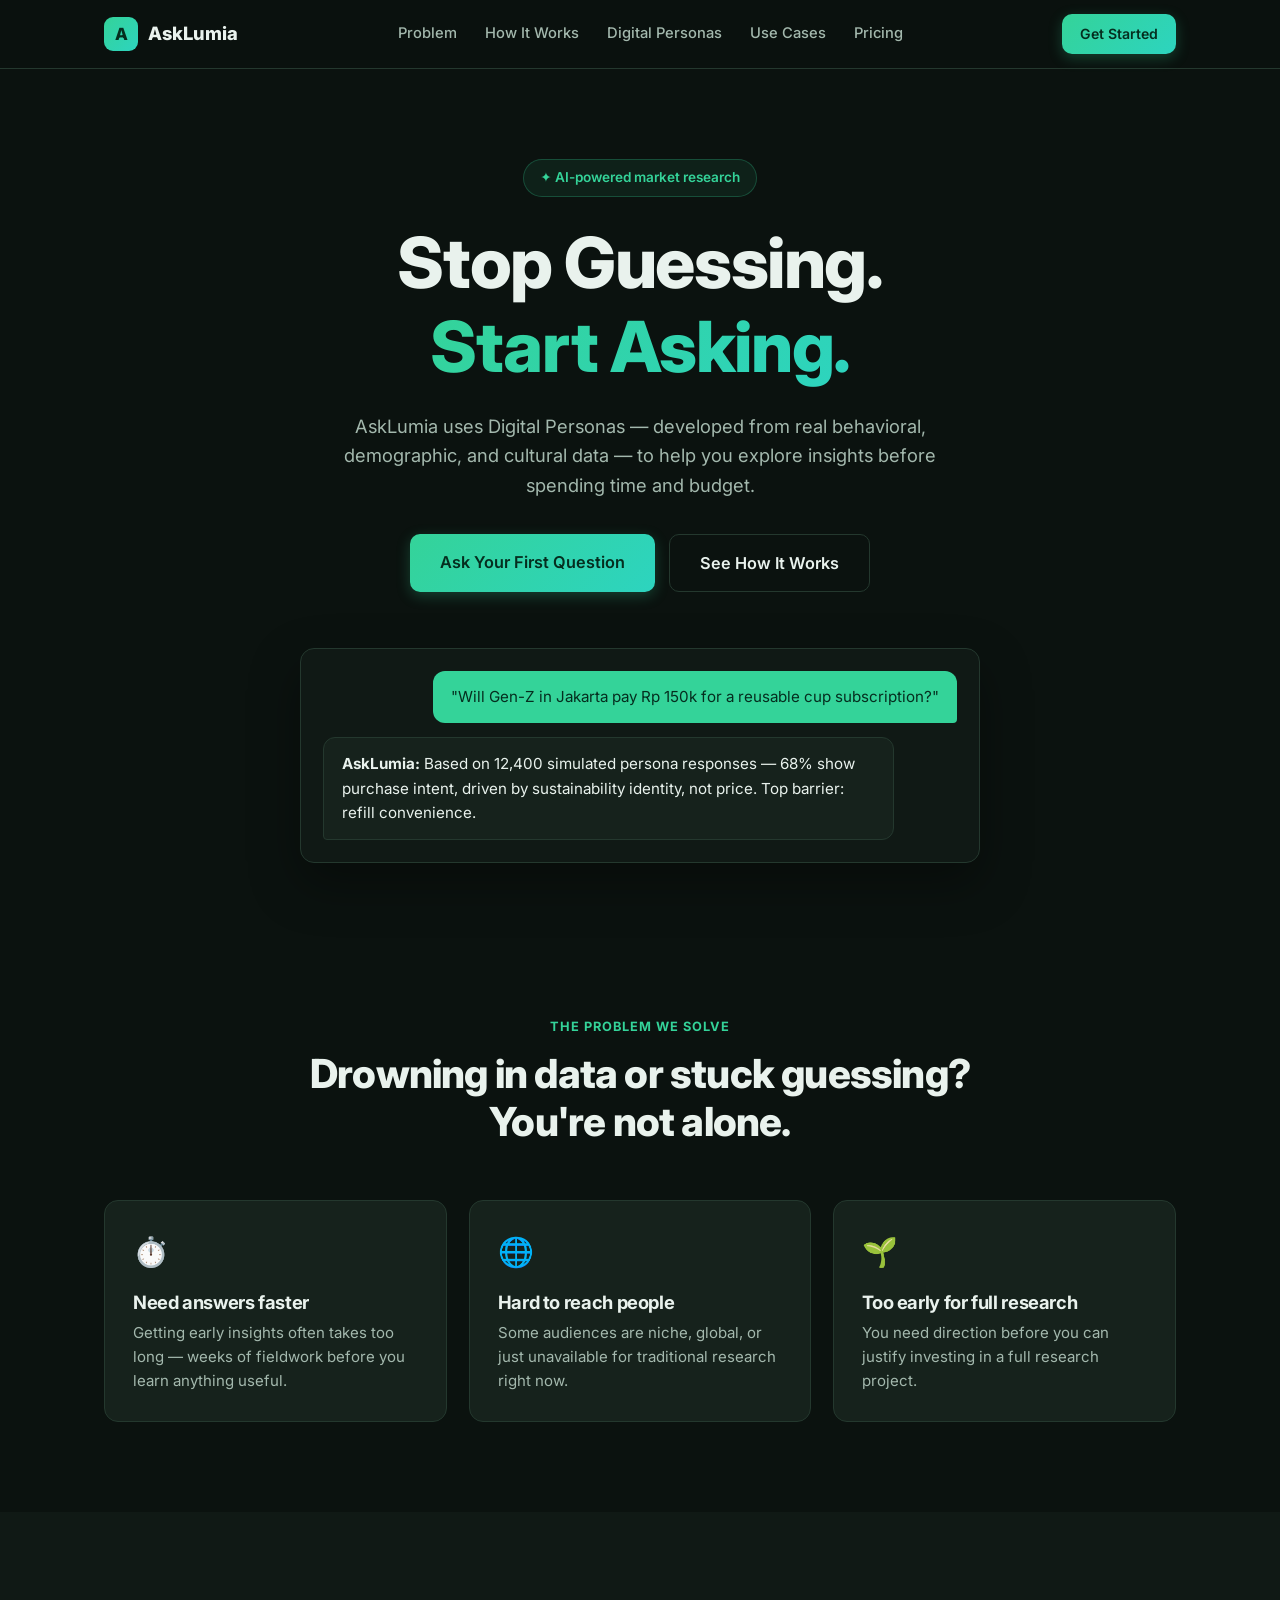
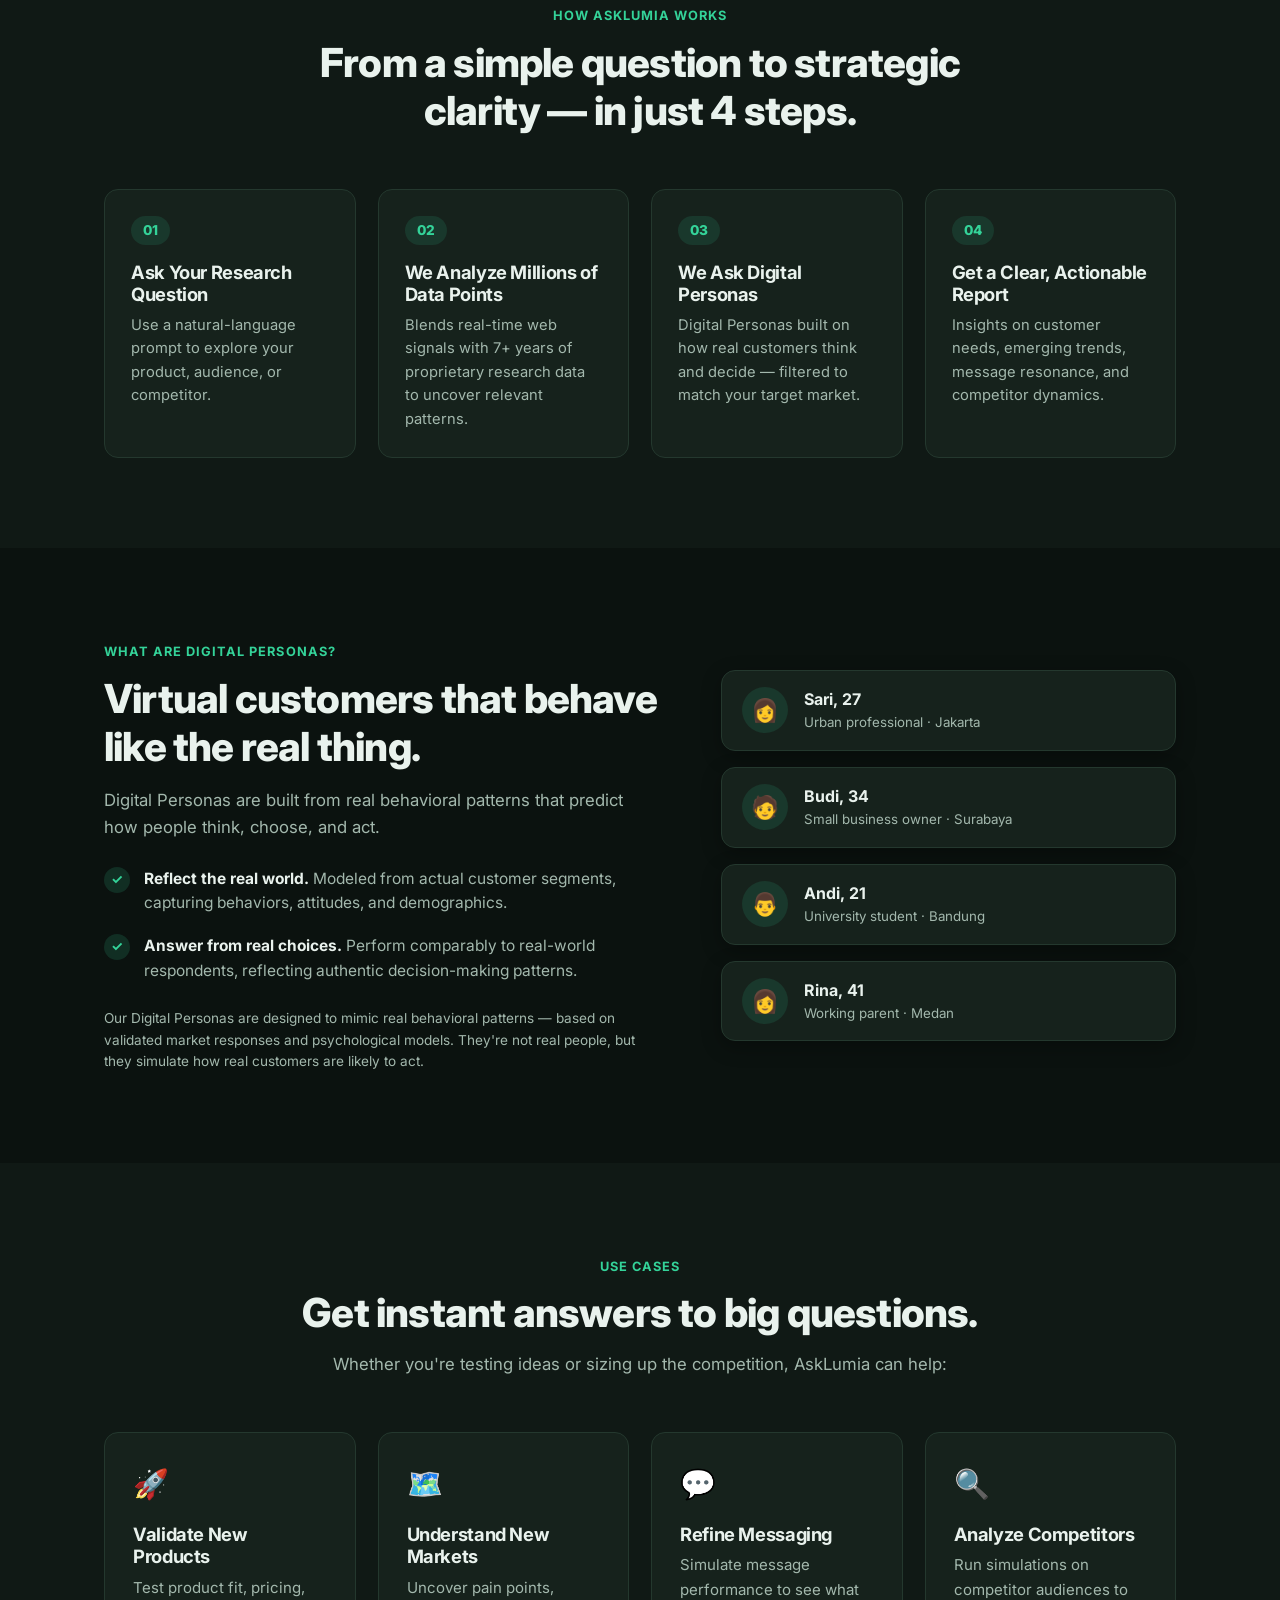
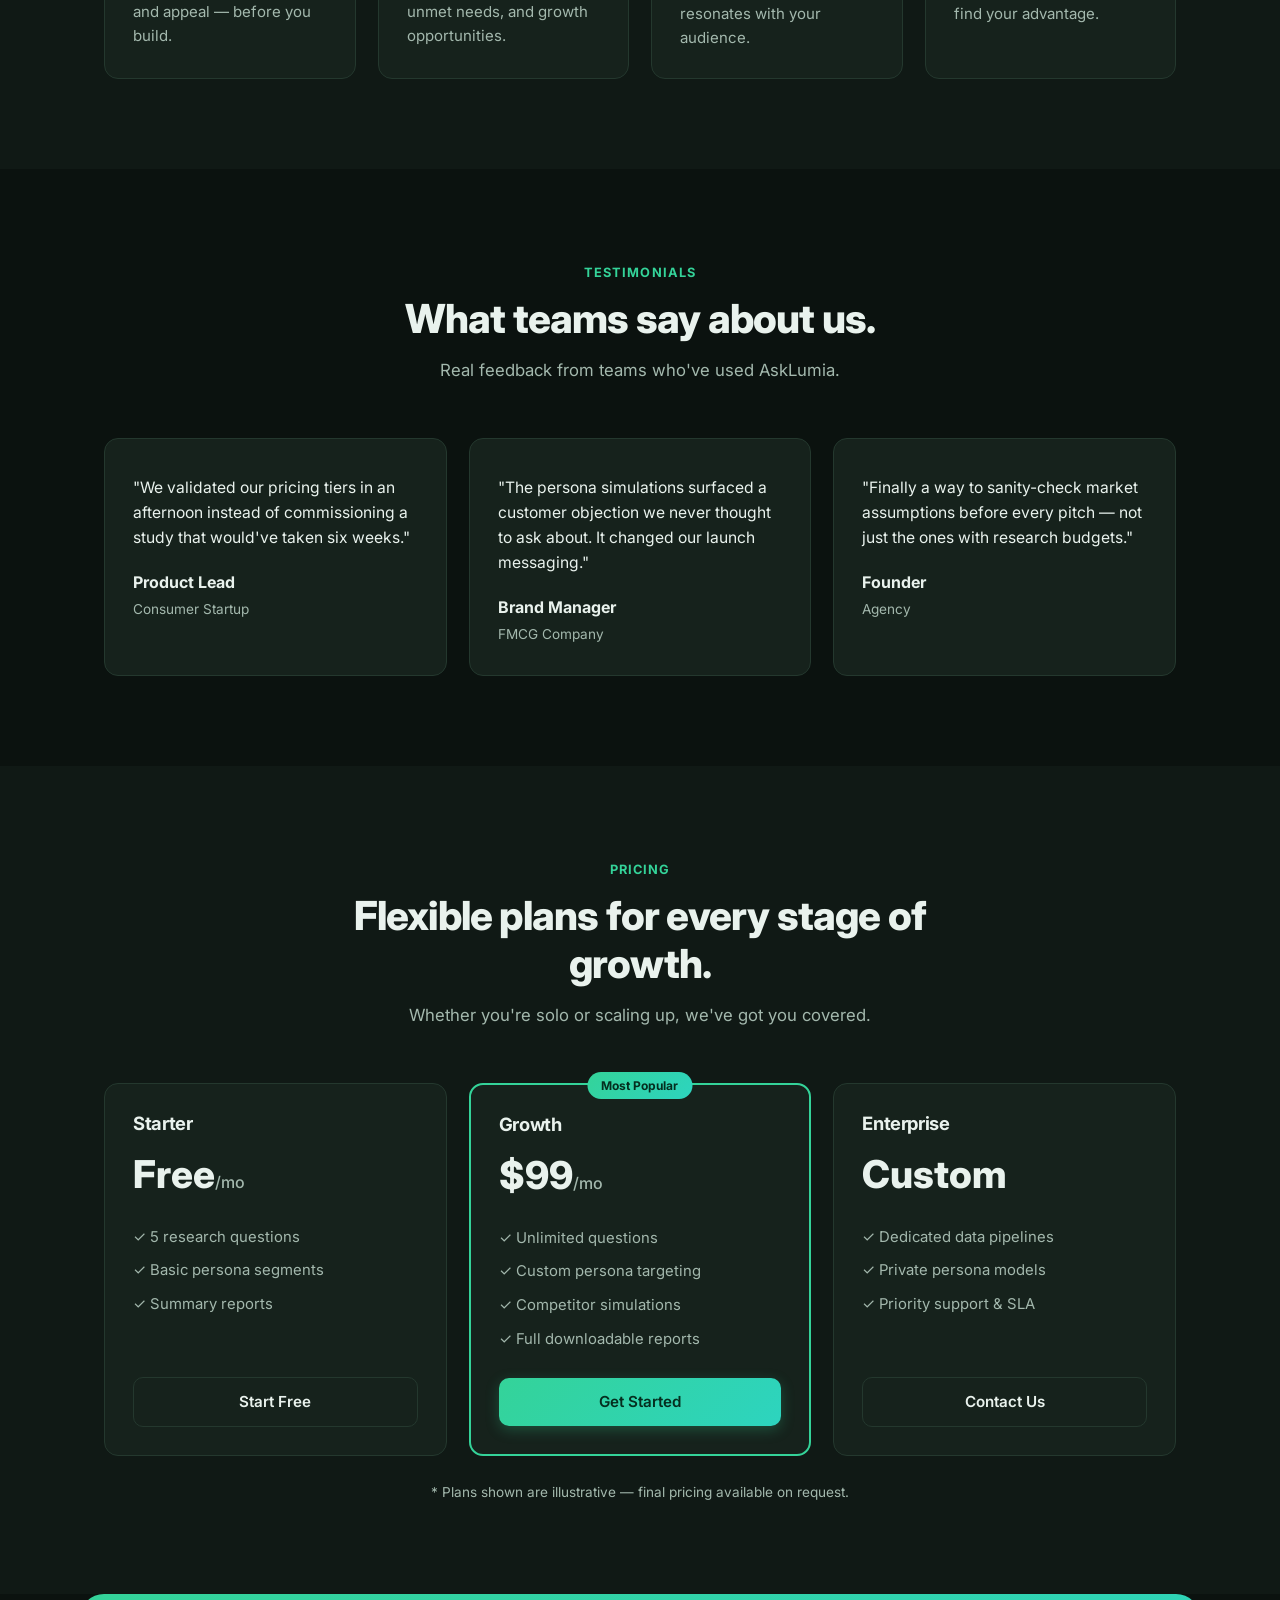
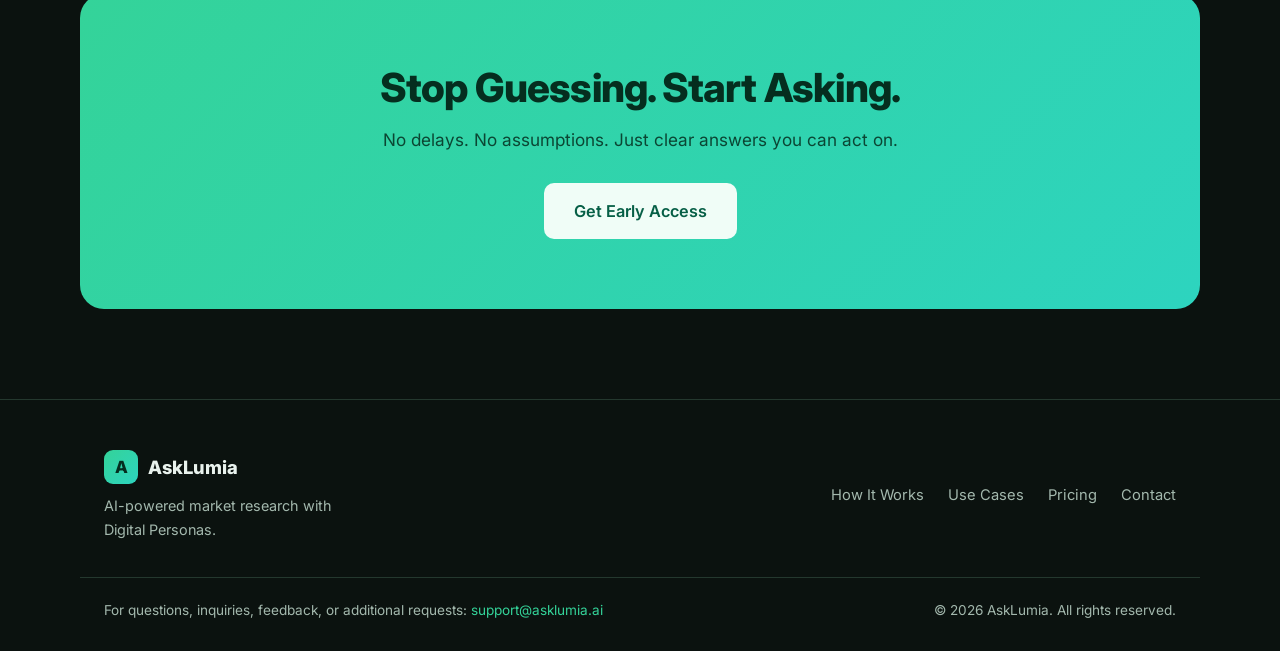
<file: index.html>
<!DOCTYPE html>
<html lang="en">
<head>
  <meta charset="UTF-8" />
  <meta name="viewport" content="width=device-width, initial-scale=1.0" />
  <title>AskLumia — Stop Guessing. Start Asking.</title>
  <meta name="description" content="AskLumia uses Digital Personas built from real behavioral data to help you explore customer insights before spending time and budget." />
  <link rel="preconnect" href="https://fonts.googleapis.com" />
  <link rel="preconnect" href="https://fonts.gstatic.com" crossorigin />
  <link href="https://fonts.googleapis.com/css2?family=Inter:wght@400;500;600;700;800&display=swap" rel="stylesheet" />
  <link rel="stylesheet" href="styles.css" />
  <link rel="icon" href="data:image/svg+xml,%3Csvg xmlns='http://www.w3.org/2000/svg' viewBox='0 0 32 32'%3E%3Crect width='32' height='32' rx='8' fill='%230b120f'/%3E%3Ctext x='16' y='22' font-size='16' font-family='sans-serif' font-weight='bold' fill='%2334d399' text-anchor='middle'%3EA%3C/text%3E%3C/svg%3E" />
</head>
<body>

  <!-- ===== NAVBAR ===== -->
  <header class="navbar" id="navbar">
    <div class="container nav-inner">
      <a href="#" class="logo">
        <span class="logo-mark">A</span>
        <span class="logo-text">AskLumia</span>
      </a>
      <nav class="nav-links" id="navLinks">
        <a href="#problem">Problem</a>
        <a href="#how">How It Works</a>
        <a href="#personas">Digital Personas</a>
        <a href="#usecases">Use Cases</a>
        <a href="#pricing">Pricing</a>
      </nav>
      <div class="nav-cta">
        <a href="register.html" class="btn btn-primary btn-sm">Get Started</a>
        <button class="nav-toggle" id="navToggle" aria-label="Toggle menu">
          <span></span><span></span><span></span>
        </button>
      </div>
    </div>
  </header>

  <!-- ===== HERO ===== -->
  <section class="hero">
    <div class="container hero-inner">
      <div class="hero-badge">✦ AI-powered market research</div>
      <h1>Stop Guessing.<br /><span class="gradient-text">Start Asking.</span></h1>
      <p class="hero-sub">
        AskLumia uses Digital Personas — developed from real behavioral, demographic,
        and cultural data — to help you explore insights before spending time and budget.
      </p>
      <div class="hero-actions">
        <a href="#cta" class="btn btn-primary btn-lg">Ask Your First Question</a>
        <a href="#how" class="btn btn-ghost btn-lg">See How It Works</a>
      </div>
      <div class="hero-visual">
        <div class="chat-demo">
          <div class="chat-msg chat-user">
            "Will Gen-Z in Jakarta pay Rp 150k for a reusable cup subscription?"
          </div>
          <div class="chat-msg chat-bot">
            <strong>AskLumia:</strong> Based on 12,400 simulated persona responses —
            68% show purchase intent, driven by sustainability identity, not price. Top
            barrier: refill convenience.
          </div>
        </div>
      </div>
    </div>
  </section>

  <!-- ===== PROBLEM ===== -->
  <section class="section" id="problem">
    <div class="container">
      <div class="section-head">
        <span class="eyebrow">The Problem We Solve</span>
        <h2>Drowning in data or stuck guessing?<br />You're not alone.</h2>
      </div>
      <div class="grid grid-3">
        <div class="card">
          <div class="card-icon">⏱️</div>
          <h3>Need answers faster</h3>
          <p>Getting early insights often takes too long — weeks of fieldwork before you learn anything useful.</p>
        </div>
        <div class="card">
          <div class="card-icon">🌐</div>
          <h3>Hard to reach people</h3>
          <p>Some audiences are niche, global, or just unavailable for traditional research right now.</p>
        </div>
        <div class="card">
          <div class="card-icon">🌱</div>
          <h3>Too early for full research</h3>
          <p>You need direction before you can justify investing in a full research project.</p>
        </div>
      </div>
    </div>
  </section>

  <!-- ===== HOW IT WORKS ===== -->
  <section class="section section-alt" id="how">
    <div class="container">
      <div class="section-head">
        <span class="eyebrow">How AskLumia Works</span>
        <h2>From a simple question to strategic clarity — in just 4 steps.</h2>
      </div>
      <div class="grid grid-4">
        <div class="step-card">
          <div class="step-num">01</div>
          <h3>Ask Your Research Question</h3>
          <p>Use a natural-language prompt to explore your product, audience, or competitor.</p>
        </div>
        <div class="step-card">
          <div class="step-num">02</div>
          <h3>We Analyze Millions of Data Points</h3>
          <p>Blends real-time web signals with 7+ years of proprietary research data to uncover relevant patterns.</p>
        </div>
        <div class="step-card">
          <div class="step-num">03</div>
          <h3>We Ask Digital Personas</h3>
          <p>Digital Personas built on how real customers think and decide — filtered to match your target market.</p>
        </div>
        <div class="step-card">
          <div class="step-num">04</div>
          <h3>Get a Clear, Actionable Report</h3>
          <p>Insights on customer needs, emerging trends, message resonance, and competitor dynamics.</p>
        </div>
      </div>
    </div>
  </section>

  <!-- ===== DIGITAL PERSONAS ===== -->
  <section class="section" id="personas">
    <div class="container split">
      <div class="split-text">
        <span class="eyebrow">What Are Digital Personas?</span>
        <h2>Virtual customers that behave like the real thing.</h2>
        <p class="split-lead">
          Digital Personas are built from real behavioral patterns that predict how
          people think, choose, and act.
        </p>
        <ul class="checklist">
          <li>
            <span class="check">✓</span>
            <div><strong>Reflect the real world.</strong> Modeled from actual customer segments, capturing behaviors, attitudes, and demographics.</div>
          </li>
          <li>
            <span class="check">✓</span>
            <div><strong>Answer from real choices.</strong> Perform comparably to real-world respondents, reflecting authentic decision-making patterns.</div>
          </li>
        </ul>
        <p class="fine-print">
          Our Digital Personas are designed to mimic real behavioral patterns — based on
          validated market responses and psychological models. They're not real people,
          but they simulate how real customers are likely to act.
        </p>
      </div>
      <div class="split-visual">
        <div class="persona-chip"><span class="avatar">👩</span><div><strong>Sari, 27</strong><small>Urban professional · Jakarta</small></div></div>
        <div class="persona-chip"><span class="avatar">🧑</span><div><strong>Budi, 34</strong><small>Small business owner · Surabaya</small></div></div>
        <div class="persona-chip"><span class="avatar">👨</span><div><strong>Andi, 21</strong><small>University student · Bandung</small></div></div>
        <div class="persona-chip"><span class="avatar">👩</span><div><strong>Rina, 41</strong><small>Working parent · Medan</small></div></div>
      </div>
    </div>
  </section>

  <!-- ===== USE CASES ===== -->
  <section class="section section-alt" id="usecases">
    <div class="container">
      <div class="section-head">
        <span class="eyebrow">Use Cases</span>
        <h2>Get instant answers to big questions.</h2>
        <p>Whether you're testing ideas or sizing up the competition, AskLumia can help:</p>
      </div>
      <div class="grid grid-4">
        <div class="card">
          <div class="card-icon">🚀</div>
          <h3>Validate New Products</h3>
          <p>Test product fit, pricing, and appeal — before you build.</p>
        </div>
        <div class="card">
          <div class="card-icon">🗺️</div>
          <h3>Understand New Markets</h3>
          <p>Uncover pain points, unmet needs, and growth opportunities.</p>
        </div>
        <div class="card">
          <div class="card-icon">💬</div>
          <h3>Refine Messaging</h3>
          <p>Simulate message performance to see what resonates with your audience.</p>
        </div>
        <div class="card">
          <div class="card-icon">🔍</div>
          <h3>Analyze Competitors</h3>
          <p>Run simulations on competitor audiences to find your advantage.</p>
        </div>
      </div>
    </div>
  </section>

  <!-- ===== TESTIMONIALS ===== -->
  <section class="section">
    <div class="container">
      <div class="section-head">
        <span class="eyebrow">Testimonials</span>
        <h2>What teams say about us.</h2>
        <p>Real feedback from teams who've used AskLumia.</p>
      </div>
      <div class="grid grid-3">
        <div class="card testimonial">
          <p class="quote">"We validated our pricing tiers in an afternoon instead of commissioning a study that would've taken six weeks."</p>
          <div class="who"><strong>Product Lead</strong><span>Consumer Startup</span></div>
        </div>
        <div class="card testimonial">
          <p class="quote">"The persona simulations surfaced a customer objection we never thought to ask about. It changed our launch messaging."</p>
          <div class="who"><strong>Brand Manager</strong><span>FMCG Company</span></div>
        </div>
        <div class="card testimonial">
          <p class="quote">"Finally a way to sanity-check market assumptions before every pitch — not just the ones with research budgets."</p>
          <div class="who"><strong>Founder</strong><span>Agency</span></div>
        </div>
      </div>
    </div>
  </section>

  <!-- ===== PRICING ===== -->
  <section class="section section-alt" id="pricing">
    <div class="container">
      <div class="section-head">
        <span class="eyebrow">Pricing</span>
        <h2>Flexible plans for every stage of growth.</h2>
        <p>Whether you're solo or scaling up, we've got you covered.</p>
      </div>
      <div class="grid grid-3">
        <div class="card price-card">
          <h3>Starter</h3>
          <div class="price">Free<span>/mo</span></div>
          <ul>
            <li>✓ 5 research questions</li>
            <li>✓ Basic persona segments</li>
            <li>✓ Summary reports</li>
          </ul>
          <a href="#cta" class="btn btn-ghost btn-block">Start Free</a>
        </div>
        <div class="card price-card featured">
          <div class="badge">Most Popular</div>
          <h3>Growth</h3>
          <div class="price">$99<span>/mo</span></div>
          <ul>
            <li>✓ Unlimited questions</li>
            <li>✓ Custom persona targeting</li>
            <li>✓ Competitor simulations</li>
            <li>✓ Full downloadable reports</li>
          </ul>
          <a href="#cta" class="btn btn-primary btn-block">Get Started</a>
        </div>
        <div class="card price-card">
          <h3>Enterprise</h3>
          <div class="price">Custom</div>
          <ul>
            <li>✓ Dedicated data pipelines</li>
            <li>✓ Private persona models</li>
            <li>✓ Priority support & SLA</li>
          </ul>
          <a href="mailto:support@asklumia.ai" class="btn btn-ghost btn-block">Contact Us</a>
        </div>
      </div>
      <p class="pricing-note">* Plans shown are illustrative — final pricing available on request.</p>
    </div>
  </section>

  <!-- ===== CTA ===== -->
  <section class="section cta-section" id="cta">
    <div class="container cta-box">
      <h2>Stop Guessing. Start Asking.</h2>
      <p>No delays. No assumptions. Just clear answers you can act on.</p>
      <a href="mailto:support@asklumia.ai" class="btn btn-light btn-lg">Get Early Access</a>
    </div>
  </section>

  <!-- ===== FOOTER ===== -->
  <footer class="footer">
    <div class="container footer-inner">
      <div class="footer-brand">
        <a href="#" class="logo"><span class="logo-mark">A</span><span class="logo-text">AskLumia</span></a>
        <p>AI-powered market research with Digital Personas.</p>
      </div>
      <div class="footer-links">
        <a href="#how">How It Works</a>
        <a href="#usecases">Use Cases</a>
        <a href="#pricing">Pricing</a>
        <a href="mailto:support@asklumia.ai">Contact</a>
      </div>
    </div>
    <div class="container footer-bottom">
      <p>For questions, inquiries, feedback, or additional requests: <a href="mailto:support@asklumia.ai">support@asklumia.ai</a></p>
      <p>© 2026 AskLumia. All rights reserved.</p>
    </div>
  </footer>

  <script src="script.js"></script>
</body>
</html>
</file>
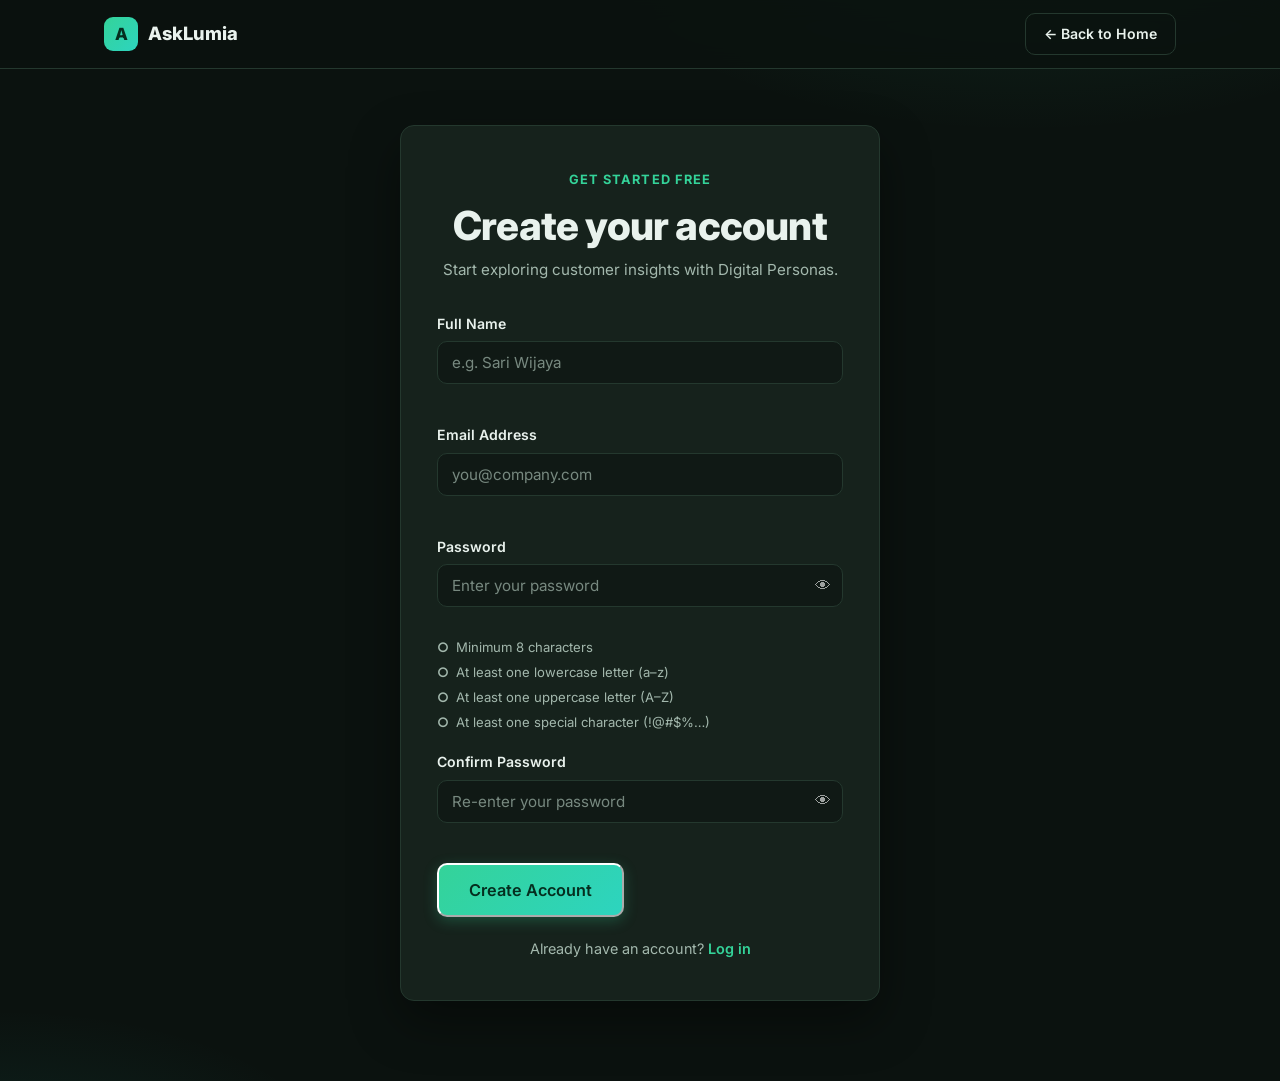
<file: register.html>
<!DOCTYPE html>
<html lang="en">
<head>
  <meta charset="UTF-8" />
  <meta name="viewport" content="width=device-width, initial-scale=1.0" />
  <title>Create Account — AskLumia</title>
  <meta name="description" content="Create your AskLumia account and start asking your first research question." />
  <link rel="preconnect" href="https://fonts.googleapis.com" />
  <link rel="preconnect" href="https://fonts.gstatic.com" crossorigin />
  <link href="https://fonts.googleapis.com/css2?family=Inter:wght@400;500;600;700;800&display=swap" rel="stylesheet" />
  <link rel="stylesheet" href="styles.css" />
  <link rel="icon" href="data:image/svg+xml,%3Csvg xmlns='http://www.w3.org/2000/svg' viewBox='0 0 32 32'%3E%3Crect width='32' height='32' rx='8' fill='%230b120f'/%3E%3Ctext x='16' y='22' font-size='16' font-family='sans-serif' font-weight='bold' fill='%2334d399' text-anchor='middle'%3EA%3C/text%3E%3C/svg%3E" />
  <link rel="stylesheet" href="register.css" />
</head>
<body class="auth-body">

  <!-- ===== NAVBAR (simplified) ===== -->
  <header class="navbar" id="navbar">
    <div class="container nav-inner">
      <a href="index.html" class="logo">
        <span class="logo-mark">A</span>
        <span class="logo-text">AskLumia</span>
      </a>
      <div class="nav-cta">
        <a href="index.html" class="btn btn-ghost btn-sm">← Back to Home</a>
      </div>
    </div>
  </header>

  <!-- ===== REGISTRATION FORM ===== -->
  <main class="auth-main">
    <div class="auth-card">
      <div class="auth-head">
        <span class="eyebrow">Get Started Free</span>
        <h1>Create your account</h1>
        <p>Start exploring customer insights with Digital Personas.</p>
      </div>

      <form id="registerForm" novalidate>
        <!-- Full name -->
        <div class="form-group">
          <label for="fullName">Full Name</label>
          <input type="text" id="fullName" name="fullName" placeholder="e.g. Sari Wijaya" autocomplete="name" aria-describedby="nameError" />
          <small class="error-msg" id="nameError" aria-live="polite"></small>
        </div>

        <!-- Email -->
        <div class="form-group">
          <label for="email">Email Address</label>
          <input type="email" id="email" name="email" placeholder="you@company.com" autocomplete="email" aria-describedby="emailError" />
          <small class="error-msg" id="emailError" aria-live="polite"></small>
        </div>

        <!-- Password -->
        <div class="form-group">
          <label for="password">Password</label>
          <div class="password-wrap">
            <input type="password" id="password" name="password" placeholder="Enter your password" autocomplete="new-password" aria-describedby="passwordError passRules" />
            <button type="button" class="toggle-pass" data-target="password" aria-label="Show password">👁</button>
          </div>
          <small class="error-msg" id="passwordError" aria-live="polite"></small>

          <!-- Live password requirements checklist -->
          <ul class="pass-rules" id="passRules" aria-label="Password requirements">
            <li data-rule="length"><span class="rule-icon">○</span> Minimum 8 characters</li>
            <li data-rule="lower"><span class="rule-icon">○</span> At least one lowercase letter (a–z)</li>
            <li data-rule="upper"><span class="rule-icon">○</span> At least one uppercase letter (A–Z)</li>
            <li data-rule="special"><span class="rule-icon">○</span> At least one special character (!@#$%…)</li>
          </ul>
        </div>

        <!-- Confirm Password -->
        <div class="form-group">
          <label for="confirmPassword">Confirm Password</label>
          <div class="password-wrap">
            <input type="password" id="confirmPassword" name="confirmPassword" placeholder="Re-enter your password" autocomplete="new-password" aria-describedby="confirmError" />
            <button type="button" class="toggle-pass" data-target="confirmPassword" aria-label="Show password">👁</button>
          </div>
          <small class="error-msg" id="confirmError" aria-live="polite"></small>
        </div>

        <button type="submit" class="btn btn-primary btn-block btn-lg">Create Account</button>

        <p class="auth-switch">
          Already have an account?
          <a href="#" id="loginLink">Log in</a>
        </p>
      </form>

      <!-- Success state -->
      <div class="auth-success" id="authSuccess" hidden>
        <div class="success-icon">✓</div>
        <h3 tabindex="-1">Account created!</h3>
        <p>Welcome to AskLumia, <strong id="successName"></strong>. We'll be in touch soon — no dashboard yet, this is a demo.</p>
      </div>
    </div>
  </main>

  <script src="pendaftaran.js"></script>
</body>
</html>
</file>
<file: styles.css>
/* ===== Reset & Base ===== */
:root {
  --bg: #0b120f;
  --bg-alt: #101915;
  --surface: #16221c;
  --ink: #e9f2ed;
  --ink-soft: #a3b8ad;
  --line: #24382e;
  --primary: #34d399;
  --primary-dark: #2bbd8a;
  --accent: #2dd4bf;
  --on-primary: #052e1f;
  color-scheme: dark;
  --radius: 14px;
}

* { margin: 0; padding: 0; box-sizing: border-box; }

html { scroll-behavior: smooth; }

body {
  font-family: 'Inter', system-ui, -apple-system, sans-serif;
  color: var(--ink);
  background: var(--bg);
  line-height: 1.6;
  -webkit-font-smoothing: antialiased;
}

.container { max-width: 1120px; margin: 0 auto; padding: 0 24px; }

h1, h2, h3 { line-height: 1.2; letter-spacing: -0.02em; }
h2 { font-size: clamp(1.8rem, 4vw, 2.5rem); font-weight: 800; }
h3 { font-size: 1.15rem; font-weight: 700; }

a { color: inherit; text-decoration: none; }
img { max-width: 100%; }

/* ===== Navbar ===== */
.navbar {
  position: sticky; top: 0; z-index: 100;
  background: rgba(11, 18, 15, 0.85);
  backdrop-filter: blur(12px);
  border-bottom: 1px solid var(--line);
}
.nav-inner { display: flex; align-items: center; justify-content: space-between; height: 68px; }
.logo { display: flex; align-items: center; gap: 10px; font-weight: 800; font-size: 1.15rem; }
.logo-mark {
  display: grid; place-items: center;
  width: 34px; height: 34px; border-radius: 9px;
  background: linear-gradient(135deg, var(--primary), var(--accent));
  color: var(--on-primary); font-size: 1.05rem;
}
.nav-links { display: flex; gap: 28px; font-size: 0.92rem; font-weight: 500; color: var(--ink-soft); }
.nav-links a:hover { color: var(--primary); }
.nav-cta { display: flex; align-items: center; gap: 12px; }
.nav-toggle { display: none; background: none; border: none; cursor: pointer; flex-direction: column; gap: 5px; padding: 6px; }
.nav-toggle span { width: 22px; height: 2px; background: var(--ink); border-radius: 2px; }

/* ===== Buttons ===== */
.btn {
  display: inline-block; padding: 12px 24px;
  border-radius: 10px; font-weight: 600; font-size: 0.95rem;
  transition: transform 0.15s ease, box-shadow 0.15s ease, background 0.15s ease;
}
.btn:hover { transform: translateY(-1px); }
.btn-primary {
  background: linear-gradient(135deg, var(--primary), var(--accent));
  color: var(--on-primary); box-shadow: 0 4px 14px rgba(52, 211, 153, 0.25);
}
.btn-primary:hover { box-shadow: 0 6px 20px rgba(52, 211, 153, 0.35); }
.btn-ghost { background: transparent; color: var(--ink); border: 1px solid var(--line); }
.btn-ghost:hover { border-color: var(--primary); color: var(--primary); }
.btn-light { background: #f0fdf7; color: #065f46; }
.btn-sm { padding: 9px 18px; font-size: 0.88rem; }
.btn-lg { padding: 15px 30px; font-size: 1.02rem; }
.btn-block { display: block; text-align: center; }

/* ===== Hero ===== */
.hero { padding: 90px 0 60px; text-align: center; }
.hero-badge {
  display: inline-block; padding: 7px 16px; margin-bottom: 24px;
  border-radius: 999px; font-size: 0.85rem; font-weight: 600;
  color: var(--primary); background: rgba(52, 211, 153, 0.08); border: 1px solid rgba(52, 211, 153, 0.25);
}
.hero h1 { font-size: clamp(2.6rem, 7vw, 4.4rem); font-weight: 800; }
.gradient-text {
  background: linear-gradient(135deg, var(--primary), var(--accent));
  -webkit-background-clip: text; background-clip: text; color: transparent;
}
.hero-sub {
  max-width: 640px; margin: 22px auto 0;
  font-size: 1.15rem; color: var(--ink-soft);
}
.hero-actions { display: flex; justify-content: center; gap: 14px; margin-top: 34px; flex-wrap: wrap; }

.hero-visual { max-width: 680px; margin: 56px auto 0; text-align: left; }
.chat-demo {
  background: var(--bg-alt); border: 1px solid var(--line);
  border-radius: var(--radius); padding: 22px; display: flex;
  flex-direction: column; gap: 14px;
  box-shadow: 0 20px 50px rgba(0, 0, 0, 0.35);
}
.chat-msg { padding: 14px 18px; border-radius: 12px; font-size: 0.95rem; max-width: 90%; }
.chat-user { background: var(--primary); color: var(--on-primary); align-self: flex-end; border-bottom-right-radius: 4px; }
.chat-bot { background: var(--surface); border: 1px solid var(--line); align-self: flex-start; border-bottom-left-radius: 4px; }

/* ===== Sections ===== */
.section { padding: 90px 0; }
.section-alt { background: var(--bg-alt); }
.section-head { text-align: center; max-width: 680px; margin: 0 auto 54px; }
.section-head p { color: var(--ink-soft); margin-top: 14px; font-size: 1.05rem; }
.eyebrow {
  display: inline-block; font-size: 0.8rem; font-weight: 700;
  text-transform: uppercase; letter-spacing: 0.08em;
  color: var(--primary); margin-bottom: 12px;
}

/* ===== Grid & Cards ===== */
.grid { display: grid; gap: 22px; }
.grid-3 { grid-template-columns: repeat(3, 1fr); }
.grid-4 { grid-template-columns: repeat(4, 1fr); }

.card {
  background: var(--surface); border: 1px solid var(--line); border-radius: var(--radius);
  padding: 28px; transition: transform 0.2s ease, box-shadow 0.2s ease;
}
.card:hover { transform: translateY(-4px); box-shadow: 0 14px 34px rgba(0, 0, 0, 0.4); }
.card-icon { font-size: 1.8rem; margin-bottom: 16px; }
.card p { color: var(--ink-soft); font-size: 0.94rem; margin-top: 8px; }

/* ===== Steps ===== */
.step-card {
  background: var(--surface); border: 1px solid var(--line); border-radius: var(--radius);
  padding: 26px; position: relative;
}
.step-num {
  font-size: 0.85rem; font-weight: 800; color: var(--primary);
  background: rgba(52, 211, 153, 0.12); width: fit-content;
  padding: 4px 12px; border-radius: 999px; margin-bottom: 16px;
}
.step-card p { color: var(--ink-soft); font-size: 0.92rem; margin-top: 8px; }

/* ===== Split (Personas) ===== */
.split { display: grid; grid-template-columns: 1.1fr 0.9fr; gap: 60px; align-items: center; }
.split-lead { color: var(--ink-soft); margin-top: 16px; font-size: 1.05rem; }
.checklist { list-style: none; margin-top: 26px; display: flex; flex-direction: column; gap: 18px; }
.checklist li { display: flex; gap: 14px; font-size: 0.97rem; color: var(--ink-soft); }
.checklist strong { color: var(--ink); }
.check {
  flex-shrink: 0; width: 26px; height: 26px; border-radius: 50%;
  background: rgba(52, 211, 153, 0.15); color: var(--primary); display: grid; place-items: center;
  font-weight: 700; font-size: 0.85rem;
}
.fine-print { margin-top: 24px; font-size: 0.85rem; color: var(--ink-soft); }

.split-visual { display: flex; flex-direction: column; gap: 16px; }
.persona-chip {
  display: flex; align-items: center; gap: 16px;
  background: var(--surface); border: 1px solid var(--line); border-radius: var(--radius);
  padding: 16px 20px; box-shadow: 0 6px 20px rgba(0, 0, 0, 0.3);
}
.persona-chip:nth-child(2) { transform: translateX(24px); }
.persona-chip:nth-child(3) { transform: translateX(-12px); }
.persona-chip small { display: block; color: var(--ink-soft); }
.avatar {
  width: 46px; height: 46px; border-radius: 50%;
  background: rgba(52, 211, 153, 0.12); display: grid; place-items: center; font-size: 1.4rem;
}

/* ===== Testimonials ===== */
.testimonial .quote { font-size: 0.98rem; color: var(--ink); margin-bottom: 20px; }
.testimonial .who strong { display: block; }
.testimonial .who span { color: var(--ink-soft); font-size: 0.85rem; }

/* ===== Pricing ===== */
.price-card { display: flex; flex-direction: column; }
.price-card h3 { margin-bottom: 10px; }
.price { font-size: 2.4rem; font-weight: 800; margin-bottom: 20px; }
.price span { font-size: 1rem; font-weight: 500; color: var(--ink-soft); }
.price-card ul { list-style: none; display: flex; flex-direction: column; gap: 10px; margin-bottom: 26px; flex: 1; }
.price-card li { font-size: 0.93rem; color: var(--ink-soft); }
.featured { border: 2px solid var(--primary); position: relative; }
.featured .btn { background: linear-gradient(135deg, var(--primary), var(--accent)); color: var(--on-primary); border: none; }
.badge {
  position: absolute; top: -13px; left: 50%; transform: translateX(-50%);
  background: linear-gradient(135deg, var(--primary), var(--accent));
  color: var(--on-primary); font-size: 0.75rem; font-weight: 700;
  padding: 4px 14px; border-radius: 999px; white-space: nowrap;
}
.pricing-note { text-align: center; margin-top: 26px; font-size: 0.85rem; color: var(--ink-soft); }

/* ===== CTA ===== */
.cta-section { padding-top: 0; }
.cta-box {
  text-align: center; color: var(--on-primary);
  background: linear-gradient(135deg, var(--primary), var(--accent));
  border-radius: 24px; padding: 70px 32px;
}
.cta-box h2 { color: var(--on-primary); }
.cta-box p { margin: 14px 0 30px; opacity: 0.85; font-size: 1.08rem; }

/* ===== Footer ===== */
.footer { border-top: 1px solid var(--line); padding: 50px 0 30px; }
.footer-inner { display: flex; justify-content: space-between; gap: 30px; flex-wrap: wrap; }
.footer-brand p { color: var(--ink-soft); font-size: 0.9rem; margin-top: 10px; max-width: 260px; }
.footer-links { display: flex; gap: 24px; font-size: 0.92rem; color: var(--ink-soft); align-items: center; flex-wrap: wrap; }
.footer-links a:hover { color: var(--primary); }
.footer-bottom {
  margin-top: 36px; padding-top: 22px; border-top: 1px solid var(--line);
  display: flex; justify-content: space-between; gap: 12px; flex-wrap: wrap;
  font-size: 0.85rem; color: var(--ink-soft);
}
.footer-bottom a { color: var(--primary); }

/* ===== Entrance animation (CSS-only, auto-plays, safe fallback) ===== */
@keyframes fadeUp {
  from { opacity: 0; transform: translateY(22px); }
  to { opacity: 1; transform: translateY(0); }
}
.card, .step-card, .persona-chip, .cta-box {
  animation: fadeUp 0.7s ease both;
}
.card:nth-child(2), .step-card:nth-child(2) { animation-delay: 0.08s; }
.card:nth-child(3), .step-card:nth-child(3) { animation-delay: 0.16s; }
.card:nth-child(4), .step-card:nth-child(4) { animation-delay: 0.24s; }
.persona-chip:nth-child(2) { animation-delay: 0.08s; }
.persona-chip:nth-child(3) { animation-delay: 0.16s; }
.persona-chip:nth-child(4) { animation-delay: 0.24s; }
@media (prefers-reduced-motion: reduce) {
  .card, .step-card, .persona-chip, .cta-box { animation: none; }
}
/* Safety net: after animations complete, force final state (JS adds .anim-done).
   Guarantees content is visible even if animations are throttled or frozen. */
.anim-done .card, .anim-done .step-card, .anim-done .persona-chip, .anim-done .cta-box {
  animation: none;
  opacity: 1;
  transform: none;
}

/* ===== Responsive ===== */
@media (max-width: 960px) {
  .grid-4 { grid-template-columns: repeat(2, 1fr); }
  .split { grid-template-columns: 1fr; gap: 40px; }
  .persona-chip:nth-child(2), .persona-chip:nth-child(3) { transform: none; }
}

@media (max-width: 700px) {
  .nav-links {
    display: none; position: absolute; top: 68px; left: 0; right: 0;
    background: var(--bg-alt); border-bottom: 1px solid var(--line);
    flex-direction: column; padding: 20px 24px; gap: 16px;
  }
  .nav-links.open { display: flex; }
  .nav-toggle { display: flex; }
  .grid-3, .grid-4 { grid-template-columns: 1fr; }
  .section { padding: 64px 0; }
  .hero { padding: 60px 0 40px; }
  .footer-inner, .footer-bottom { flex-direction: column; }
}
</file>
<file: register.css>
/* ===== Register page ===== */
.auth-body {
  min-height: 100vh;
  background:
    radial-gradient(800px 400px at 80% -10%, rgba(52, 211, 153, 0.12) 0%, transparent 60%),
    radial-gradient(600px 300px at 0% 110%, rgba(45, 212, 191, 0.10) 0%, transparent 60%),
    var(--bg);
}

.auth-main {
  display: flex; justify-content: center;
  padding: 56px 24px 80px;
}

.auth-card {
  width: 100%; max-width: 480px;
  background: var(--surface);
  border: 1px solid var(--line);
  border-radius: var(--radius);
  padding: 40px 36px;
  box-shadow: 0 20px 50px rgba(0, 0, 0, 0.4);
}

.auth-head { text-align: center; margin-bottom: 30px; }
.auth-head h1 { font-size: clamp(1.8rem, 4vw, 2.5rem); font-weight: 800; }
.auth-head p { color: var(--ink-soft); margin-top: 8px; font-size: 0.95rem; }

/* Buttons are <button> here, not <a> — UA stylesheets give them their own font. */
button.btn { font-family: inherit; }

/* Form fields */
.form-group { margin-bottom: 18px; }
.form-group label {
  display: block; font-size: 0.88rem; font-weight: 600;
  margin-bottom: 6px; color: var(--ink);
}
.form-group input {
  width: 100%; padding: 11px 14px;
  background: var(--bg-alt); color: var(--ink);
  border: 1px solid var(--line); border-radius: 10px;
  font-size: 0.95rem; font-family: inherit;
  transition: border-color 0.15s ease, box-shadow 0.15s ease;
}
.form-group input::placeholder { color: var(--ink-soft); opacity: 0.7; }
.form-group input:focus {
  outline: none; border-color: var(--primary);
  box-shadow: 0 0 0 3px rgba(52, 211, 153, 0.18);
}
.form-group input.invalid { border-color: #f87171; }
.form-group input.invalid:focus { box-shadow: 0 0 0 3px rgba(248, 113, 113, 0.15); }
.form-group input.valid { border-color: var(--primary); }
.form-group input:-webkit-autofill {
  -webkit-text-fill-color: var(--ink);
  -webkit-box-shadow: 0 0 0 1000px var(--bg-alt) inset;
  caret-color: var(--ink);
}

.password-wrap { position: relative; }
.password-wrap input { padding-right: 44px; }
.toggle-pass {
  position: absolute; right: 8px; top: 50%; transform: translateY(-50%);
  background: none; border: none; cursor: pointer;
  font-size: 1rem; padding: 4px; line-height: 1; opacity: 0.6;
}
.toggle-pass:hover { opacity: 1; }

.error-msg { display: block; min-height: 18px; margin-top: 4px; color: #f87171; font-size: 0.8rem; }

/* Password rules checklist */
.pass-rules {
  list-style: none; margin-top: 8px;
  display: grid; gap: 4px;
  font-size: 0.82rem; color: var(--ink-soft);
}
.pass-rules li { display: flex; align-items: center; gap: 7px; }
.pass-rules li .rule-icon { font-weight: 700; color: var(--ink-soft); }
.pass-rules li.ok { color: var(--primary); }
.pass-rules li.ok .rule-icon { color: var(--primary); }

/* Submit + switch link */
#registerForm .btn { margin-top: 6px; }
.auth-switch { text-align: center; margin-top: 20px; font-size: 0.9rem; color: var(--ink-soft); }
.auth-switch a { color: var(--primary); font-weight: 600; }
.auth-switch a:hover { text-decoration: underline; }

/* Success state */
.auth-success { text-align: center; padding: 30px 0 10px; }
.auth-success h3:focus { outline: none; }
.success-icon {
  width: 64px; height: 64px; margin: 0 auto 18px;
  display: grid; place-items: center;
  border-radius: 50%; background: rgba(52, 211, 153, 0.15); color: var(--primary);
  font-size: 1.8rem; font-weight: 800;
}
.auth-success p { color: var(--ink-soft); margin-top: 10px; }

/* Responsive */
@media (max-width: 520px) {
  .auth-card { padding: 30px 22px; }
  .auth-main { padding: 32px 16px 60px; }
}
</file>
